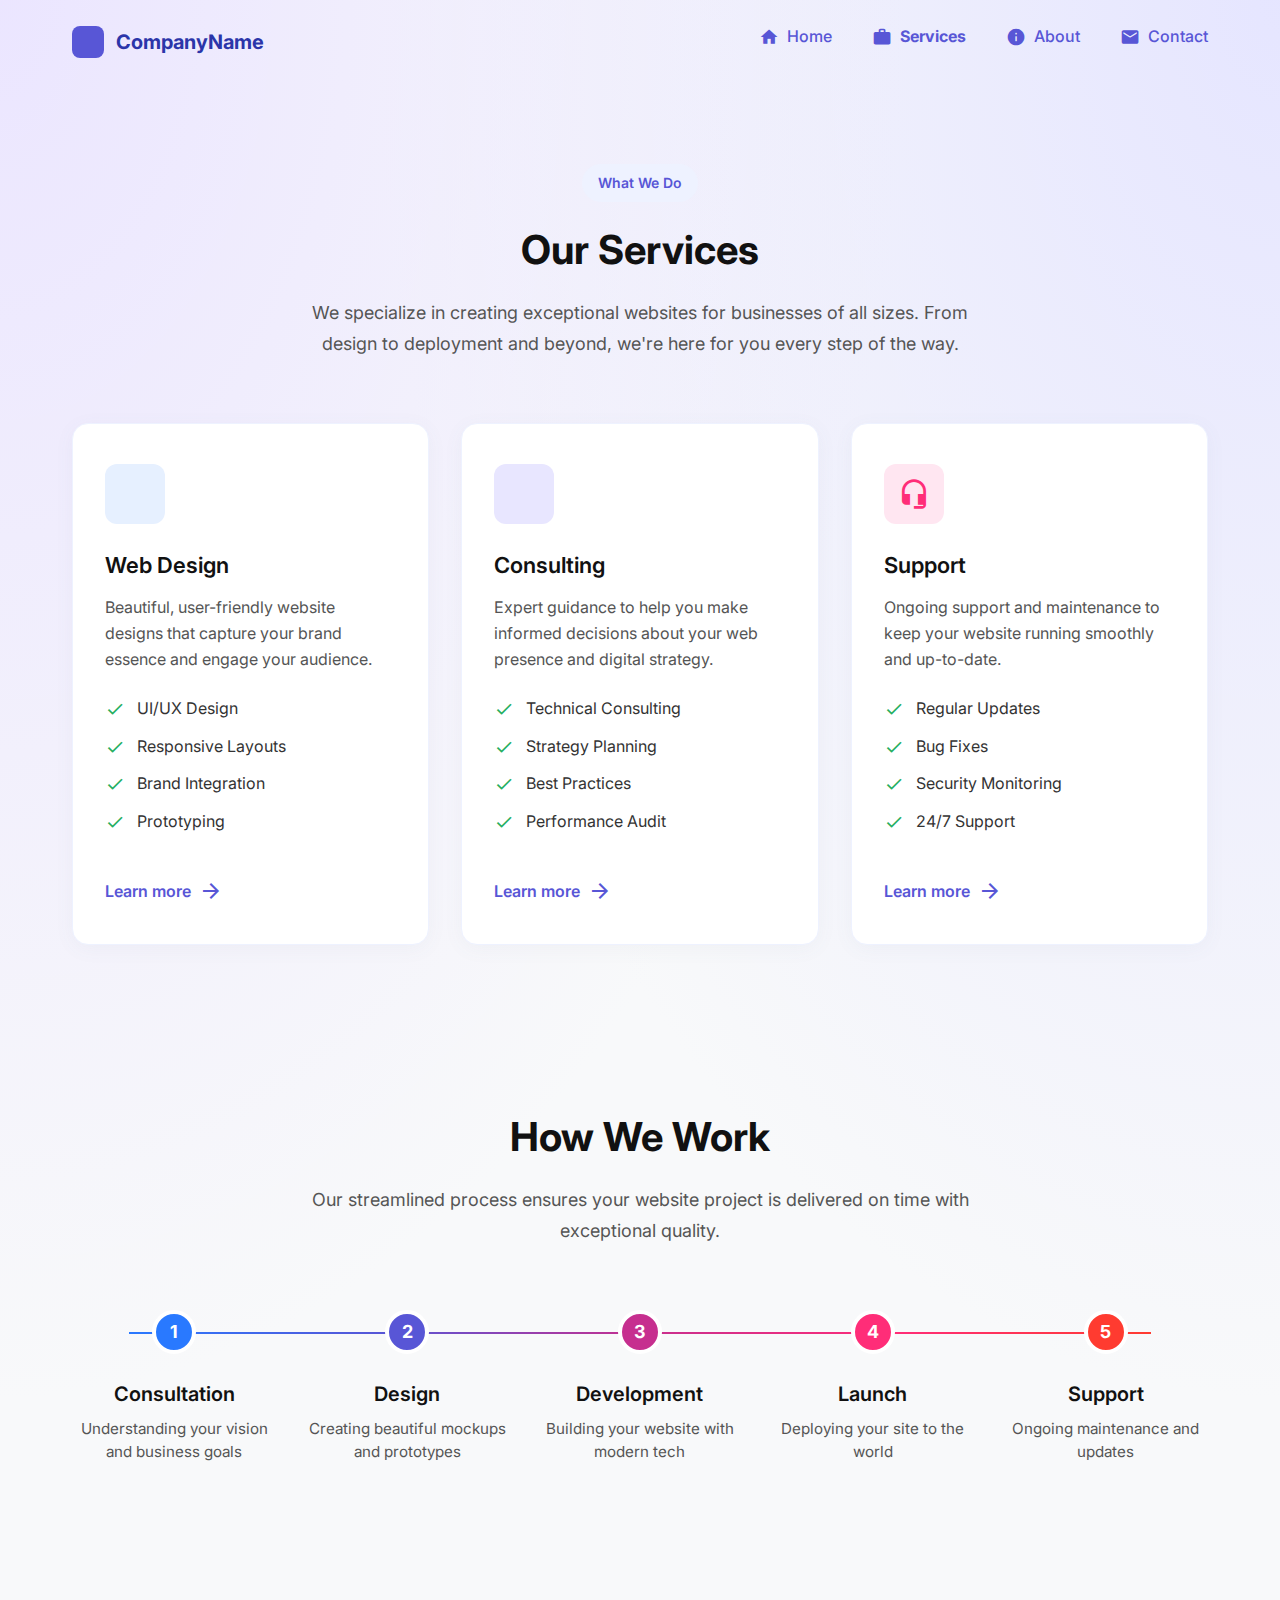
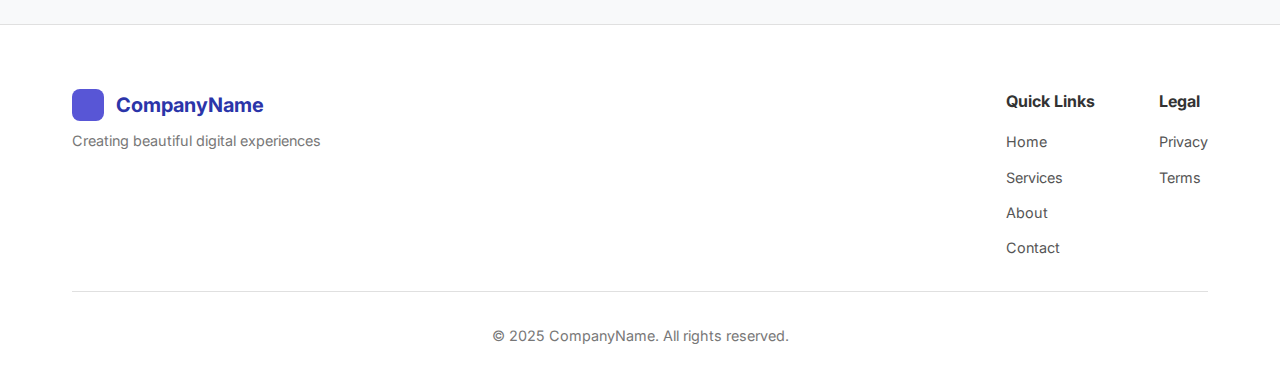
<file: Internal files/services.html>
<!DOCTYPE html>
<html lang="en">
<head>
    <meta charset="UTF-8">
    <meta name="viewport" content="width=device-width, initial-scale=1.0">
    <title>CompanyName - Services</title>
    
    <link rel="preconnect" href="https://fonts.googleapis.com">
    <link rel="preconnect" href="https://fonts.gstatic.com" crossorigin>
    <link href="https://fonts.googleapis.com/css2?family=Inter:wght@400;500;600;700&display=swap" rel="stylesheet">
    <link href="https://fonts.googleapis.com/icon?family=Material+Icons" rel="stylesheet">

    <link rel="stylesheet" href="style.css">
</head>
<body>
    <!--Navbar-->
    <header class="navbar">
        <div class="container">
            <a href="index.html" class="logo">
                <div class="logo-icon"></div>
                <span>CompanyName</span>
            </a>
            <nav>
                <ul class="nav-links">
                    <li>
                        <a href="index.html">
                            <i class="material-icons">home</i>
                            Home
                        </a>
                    </li>
                    <li>
                        <a href="services.html" class="active">
                            <i class="material-icons">work</i>
                            Services
                        </a>
                    </li>
                    <li>
                        <a href="#">
                            <i class="material-icons">info</i>
                            About
                        </a>
                    </li>
                    <li>
                        <a href="#">
                           <i class="material-icons">mail</i>
                            Contact
                        </a>
                    </li>
                </ul>
            </nav>
        </div>
    </header>

 
    <main>
        <section class="services-section section-padding">
            <div class="container">
                <div class="section-header">
                    <span class="header-pretitle">What We Do</span>
                    <h2 class="header-title">Our Services</h2>
                    <p class="header-subtitle">
                        We specialize in creating exceptional websites for businesses of all sizes. From design to deployment and beyond, we're here for you every step of the way.
                    </p>
                </div>

                <div class="service-cards-grid">
         
                    <div class="service-card">
                        <div class="service-icon-wrapper" style="--icon-bg: #e6f0ff; --icon-color: #2979ff;">
                            <i class="material-icons">draw</i>
                        </div>
                        <h3 class="service-title">Web Design</h3>
                        <p class="service-description">
                            Beautiful, user-friendly website designs that capture your brand essence and engage your audience.
                        </p>
                        <ul class="service-features">
                            <li><i class="material-icons">check</i>UI/UX Design</li>
                            <li><i class="material-icons">check</i>Responsive Layouts</li>
                            <li><i class="material-icons">check</i>Brand Integration</li>
                            <li><i class="material-icons">check</i>Prototyping</li>
                        </ul>
                        <a href="#" class="service-learn-more">
                            Learn more <i class="material-icons">arrow_forward</i>
                        </a>
                    </div>


                    <div class="service-card">
                        <div class="service-icon-wrapper" style="--icon-bg: #e8e6ff; --icon-color: #5856d6;">
                            <i class="material-icons">lightbulb</i>
                        </div>
                        <h3 class="service-title">Consulting</h3>
                        <p class="service-description">
                            Expert guidance to help you make informed decisions about your web presence and digital strategy.
                        </p>
                        <ul class="service-features">
                            <li><i class="material-icons">check</i>Technical Consulting</li>
                            <li><i class="material-icons">check</i>Strategy Planning</li>
                            <li><i class="material-icons">check</i>Best Practices</li>
                            <li><i class="material-icons">check</i>Performance Audit</li>
                        </ul>
                        <a href="#" class="service-learn-more">
                            Learn more <i class="material-icons">arrow_forward</i>
                        </a>
                    </div>


                    <div class="service-card">
                        <div class="service-icon-wrapper" style="--icon-bg: #ffe6f1; --icon-color: #ff2d78;">
                            <i class="material-icons">headset_mic</i>
                        </div>
                        <h3 class="service-title">Support</h3>
                        <p class="service-description">
                            Ongoing support and maintenance to keep your website running smoothly and up-to-date.
                        </p>
                        <ul class="service-features">
                            <li><i class="material-icons">check</i>Regular Updates</li>
                            <li><i class="material-icons">check</i>Bug Fixes</li>
                            <li><i class="material-icons">check</i>Security Monitoring</li>
                            <li><i class="material-icons">check</i>24/7 Support</li>
                        </ul>
                        <a href="#" class="service-learn-more">
                            Learn more <i class="material-icons">arrow_forward</i>
                        </a>
                    </div>
                </div>
            </div>
        </section>


        <section class="process-section section-padding">
            <div class="container">
                <div class="section-header">
                    <h2 class="header-title">How We Work</h2>
                    <p class="header-subtitle">
                        Our streamlined process ensures your website project is delivered on time with exceptional quality.
                    </p>
                </div>

                <div class="process-timeline">
                    <div class="process-step">
                        <div class="process-step-number" style="--step-bg: #2979ff;"><span>1</span></div>
                        <h3 class="process-step-title">Consultation</h3>
                        <p class="process-step-description">Understanding your vision and business goals</p>
                    </div>
                    <div class="process-step">
                        <div class="process-step-number" style="--step-bg: #5856d6;"><span>2</span></div>
                        <h3 class="process-step-title">Design</h3>
                        <p class="process-step-description">Creating beautiful mockups and prototypes</p>
                    </div>
                    <div class="process-step">
                        <div class="process-step-number" style="--step-bg: #c62f8f;"><span>3</span></div>
                        <h3 class="process-step-title">Development</h3>
                        <p class="process-step-description">Building your website with modern tech</p>
                    </div>
                    <div class="process-step">
                        <div class="process-step-number" style="--step-bg: #ff2d78;"><span>4</span></div>
                        <h3 class="process-step-title">Launch</h3>
                        <p class="process-step-description">Deploying your site to the world</p>
                    </div>
                    <div class="process-step">
                        <div class="process-step-number" style="--step-bg: #ff3b30;"><span>5</span></div>
                        <h3 class="process-step-title">Support</h3>
                        <p class="process-step-description">Ongoing maintenance and updates</p>
                    </div>
                </div>
            </div>
        </section>
    </main>

    <footer class="site-footer">
        <div class="container">
            <div class="footer-top">
                <div class="footer-brand">
                    <a href="#" class="logo">
                        <div class="logo-icon"></div>
                        <span>CompanyName</span>
                    </a>
                    <p class="footer-tagline">Creating beautiful digital experiences</p>
                </div>
                <div class="footer-links">
                    <div class="footer-link-group">
                        <h4>Quick Links</h4>
                        <ul>
                            <li><a href="index.html">Home</a></li>
                            <li><a href="services.html">Services</a></li>
                            <li><a href="#">About</a></li>
                            <li><a href="#">Contact</a></li>
                        </ul>
                    </div>
                    <div class="footer-link-group">
                        <h4>Legal</h4>
                        <ul>
                            <li><a href="#">Privacy</a></li>
                            <li><a href="#">Terms</a></li>
                        </ul>
                    </div>
                </div>
            </div>
            <div class="footer-bottom">
                <p>© 2025 CompanyName. All rights reserved.</p>
            </div>
        </div>
    </footer>

</body>
</html>
</file>
<file: Internal files/style.css>
* {
    margin: 0;
    padding: 0;
    box-sizing: border-box;
}

body {
    font-family: 'Inter', sans-serif;
    background-color: #f8f9fa; 
    background-image: radial-gradient(at 0% 0%, hsla(253, 100%, 95%, 1) 0px, transparent 50%),
    radial-gradient(at 100% 0%, hsla(240, 100%, 95%, 1) 0px, transparent 50%);
    color: #333;
    line-height: 1.6;
}

.container {
    max-width: 1200px;
    margin: 0 auto;
    padding: 0 2rem;
}


.section-padding {
    padding: 5rem 0;
}


.navbar {
    background-color: transparent;
    padding: 1.5rem 0;
}


.navbar .container {
    display: flex;
    justify-content: space-between;
    align-items: center;
}

.logo {
    display: flex;
    align-items: center;
    font-weight: 700;
    font-size: 1.25rem;
    color: #2b35a9; 
    text-decoration: none;
}

.logo-icon {
    width: 32px;
    height: 32px;
    background-color: #5856d6;
    border-radius: 8px;
    margin-right: 0.75rem;
}

.nav-links {
    display: flex;
    list-style: none;
    gap: 2.5rem;
}

.nav-links li a {
    display: flex;
    align-items: center;
    gap: 0.5rem;
    text-decoration: none;
    color: #5856d6;
    font-weight: 500;
    padding-bottom: 0.5rem;
    border-bottom: 2px solid transparent;
    transition: color 0.3s ease, border-color 0.3s ease, transform 0.3s ease;
    position: relative;
}

.nav-links li a:hover {
    color: #3c3ab8;
    transform: translateY(-2px);
}

.nav-links li a i {
    font-size: 20px;
    width: 20px;
    height: 20px;
    display: inline-flex;
    align-items: center;
    justify-content: center;
    line-height: 1;
    color: inherit;
    transition: transform 0.3s ease;
    vertical-align: middle;
}

.nav-links li a:hover i {
    transform: scale(1.1);
}


.nav-links li a.active {
    color: #5856d6;
    font-weight: 700;
}


.hero-section {
    
    padding: 4rem 0;
}

.hero-section .container {
    display: grid;
    grid-template-columns: 1fr 1fr;
    gap: 4rem;
    align-items: center;
}


.hero-content .badge {
    display: inline-flex;
    align-items: center;
    gap: 0.5rem;
    background-color: #eef2ff; 
    color: #5856d6;
    padding: 0.5rem 1rem;
    border-radius: 9999px; 
    font-weight: 500;
    font-size: 0.875rem;
}



.hero-content h1 {
    font-size: 3rem;
    font-weight: 700;
    color: #111;
    line-height: 1.2;
    margin-top: 1.5rem;
    margin-bottom: 1rem;
    max-width: 18ch; 
}

.hero-content .subtitle {
    font-size: 1.125rem;
    color: #555;
    max-width: 50ch; 
    margin-bottom: 2rem;
}

.button-group {
    display: flex;
    gap: 1rem;
}

.btn {
    display: inline-flex;
    align-items: center;
    justify-content: center;
    gap: 0.5rem;
    padding: 0.75rem 1.5rem;
    border-radius: 8px;
    font-weight: 600;
    font-size: 1rem;
    text-decoration: none;
    border: 2px solid transparent;
    transition: all 0.3s ease;
}

.btn-primary {
    background-color: #5856d6;
    color: #fff;
    box-shadow: 0 4px 12px rgba(88, 86, 214, 0.3);
}

.btn-primary:hover {
    background-color: #4a48b9;
    box-shadow: 0 6px 16px rgba(88, 86, 214, 0.4);
    transform: translateY(-2px);
}

.btn-secondary {
    background-color: #fff;
    color: #333;
    border: 2px solid #e0e0e0;
}

.btn-secondary:hover {
    background-color: #f8f8f8;
    border-color: #ccc;
    transform: translateY(-2px);
}


.hero-stats {
    display: flex;
    flex-direction: column;
    gap: 1.5rem;
}

.stat-card {
    display: flex;
    align-items: center;
    gap: 1.5rem;
    background-color: #ffffff;
    padding: 1.5rem;
    border-radius: 16px;
    box-shadow: 0 10px 30px rgba(101, 119, 134, 0.08);
    transition: transform 0.3s, box-shadow 0.3s;
}

.stat-card:hover {
    transform: translateY(-5px) scale(1.02);
    box-shadow: 0 15px 35px rgba(101, 119, 134, 0.12);
}

.stat-icon-wrapper {
    
    background-color: var(--icon-bg);
    color: var(--icon-color);
    width: 60px;
    height: 60px;
    border-radius: 12px;
    display: flex;
    align-items: center;
    justify-content: center;
    flex-shrink: 0; 
}

.stat-text h3 {
    font-size: 1.25rem;
    font-weight: 600;
    color: #111;
    margin-bottom: 0.25rem;
}

.stat-text p {
    font-size: 1rem;
    color: #555;
}

/* --- Features  --- */
.features-grid {
    display: grid;
    grid-template-columns: repeat(3, 1fr);
    gap: 2rem;
}

.feature-card {
    background-color: #ffffff;
    border: 1px solid #eef2ff;
    padding: 2.5rem 2rem;
    border-radius: 16px;
    transition: transform 0.3s, box-shadow 0.3s;
    box-shadow: 0 4px 20px rgba(101, 119, 134, 0.05);
}

.feature-card:hover {
    transform: translateY(-5px);
    box-shadow: 0 10px 30px rgba(101, 119, 134, 0.1);
}

.feature-icon-wrapper {
    background-color: var(--icon-bg);
    color: var(--icon-color);
    width: 50px;
    height: 50px;
    border-radius: 12px;
    display: flex;
    align-items: center;
    justify-content: center;
}

.feature-card .number {
    display: block;
    font-size: 0.875rem;
    font-weight: 600;
    color: #5856d6;
    margin-top: 1.5rem;
}

.feature-card h3 {
    font-size: 1.25rem;
    font-weight: 600;
    color: #111;
    margin-top: 0.5rem;
    margin-bottom: 0.75rem;
}

.feature-card p {
    font-size: 1rem;
    color: #555;
    line-height: 1.6;
}

/* About */
.about-section .container {
    display: grid;
    grid-template-columns: 1fr 1fr;
    gap: 4rem;
    align-items: center;
}

.about-content h2 {
    font-size: 2.25rem;
    font-weight: 700;
    color: #111;
    margin-bottom: 1rem;
    line-height: 1.3;
}

.about-content > p { 
    font-size: 1.125rem;
    color: #555;
    margin-bottom: 2.5rem;
    max-width: 55ch;
}

.about-list {
    list-style: none;
    display: flex;
    flex-direction: column;
    gap: 1.5rem;
}

.about-list-item {
    display: flex;
    align-items: flex-start;
    gap: 1rem;
}

.about-list-icon {
    flex-shrink: 0;
    width: 24px;
    height: 24px;
    border-radius: 50%;
    background-color: #eef2ff;
    color: #5856d6;
    display: flex;
    align-items: center;
    justify-content: center;
    padding: 4px; 
}

.about-list-icon svg {
    width: 100%;
    height: 100%;
}

.about-list-text h4 {
    font-size: 1.125rem;
    font-weight: 600;
    color: #111;
    margin-bottom: 0.25rem;
}

.about-list-text p {
    font-size: 1rem;
    color: #555;
}

.about-image-wrapper img {
    width: 100%;
    height: auto;
    border-radius: 16px;
    box-shadow: 0 15px 40px rgba(45, 62, 80, 0.15);
}


/*Footer*/
.site-footer {
    background-color: #ffffff;
    padding: 4rem 0 2rem;
    border-top: 1px solid #e0e0e0;
    font-size: 0.9rem;
    color: #555;
}

.footer-top {
    display: flex;
    justify-content: space-between;
    align-items: flex-start;
    padding-bottom: 2rem;
    margin-bottom: 2rem;
    border-bottom: 1px solid #e0e0e0;
}

.footer-brand .logo {
    margin-bottom: 0.5rem;
}

.footer-tagline {
    color: #777;
    font-size: 0.9rem;
}

.footer-links {
    display: flex;
    gap: 4rem;
}

.footer-link-group h4 {
    font-weight: 700;
    color: #333;
    margin-bottom: 1rem;
    font-size: 1rem;
}

.footer-link-group ul {
    list-style: none;
    display: flex;
    flex-direction: column;
    gap: 0.75rem;
}

.footer-link-group ul li a {
    text-decoration: none;
    color: #555;
    transition: color 0.3s;
}

.footer-link-group ul li a:hover {
    color: #5856d6;
}

.footer-bottom {
    text-align: center;
    color: #777;
}

@media (max-width: 768px) {
    .footer-top {
        flex-direction: column;
        align-items: center;
        text-align: center;
        gap: 2rem;
    }

    .footer-links {
        flex-direction: column;
        align-items: center;
        gap: 2rem;
        width: 100%;
    }

    .footer-link-group {
        width: 100%;
    }
}

/*Responsive Design*/
@media (max-width: 992px) {
    .hero-section .container {
        grid-template-columns: 1fr;
        gap: 3rem;
        padding-top: 2rem;
    }

    .hero-content {
        text-align: center;
    }

    .hero-content h1,
    .hero-content .subtitle {
        max-width: none;
        margin-left: auto;
        margin-right: auto;
    }

    .button-group {
        justify-content: center;
    }

    .hero-stats {
     
        flex-direction: row;
        justify-content: center;
        flex-wrap: wrap;
    }

    .stat-card {
        flex-basis: 300px; 
        flex-grow: 1;
    }

   
    .features-grid {
        grid-template-columns: 1fr; 
    }

    .about-section .container {
        grid-template-columns: 1fr; 
        gap: 3rem;
    }

    .about-content {
        text-align: center;
    }

    .about-content > p {
        margin-left: auto;
        margin-right: auto;
    }

    .about-list {
        text-align: left; 
        max-width: 500px;
        margin-left: auto;
        margin-right: auto;
    }

    .about-image-wrapper {
        order: -1; 
    }
}

@media (max-width: 768px) {

    .nav-links {

        display: none; 

    }

    .navbar .container {
        justify-content: space-between;
    }
    


    .hero-content h1 {
        font-size: 2.25rem;
    }

    .hero-content .subtitle {
        font-size: 1rem;
    }

    .button-group {
        flex-direction: column;
    }

    .btn {
        width: 100%;
    }

    .hero-stats {
        flex-direction: column;
        align-items: stretch;
    }


    .section-padding {
        padding: 3rem 0;
    }

    .feature-card {
        padding: 2rem 1.5rem;
    }

    .about-content h2 {
        font-size: 2rem;
    }
}

.pulsating-circle {
  position: relative;
  width: 10px;
  height: 10px;
}

.pulsating-circle::before {
  content: '';
  position: absolute;
  display: block;
  width: 300%;
  height: 300%;
  box-sizing: border-box;
  margin-left: -100%;
  margin-top: -100%;
  border-radius: 50%;
  background-color: #5856d6;
  animation: pulse-ring 1.25s cubic-bezier(0.215, 0.61, 0.355, 1) infinite;
}

.pulsating-circle::after {
  content: '';
  position: absolute;
  left: 0; 
  top: 0;
  display: block;
  width: 100%;
  height: 100%;
  background-color: white;
  border-radius: 50%;
  box-shadow: 0 0 8px rgba(0,0,0,.3);
  animation: pulse-dot 1.25s cubic-bezier(0.455, 0.03, 0.515, 0.955) -.4s infinite;
}

@keyframes pulse-ring {
  0% {
    transform: scale(.33);
  }
  80%, 100% {
    opacity: 0;
  }
}

@keyframes pulse-dot {
  0% {
    transform: scale(.8);
  }
  50% {
    transform: scale(1);
  }
  100% {
    transform: scale(.8);
  }
}

/* --- Services --- */
.section-header {
    text-align: center;
    margin-bottom: 4rem;
    max-width: 700px;
    margin-left: auto;
    margin-right: auto;
}

.header-pretitle {
    display: inline-block;
    background-color: #eef2ff;
    color: #5856d6;
    padding: 0.5rem 1rem;
    border-radius: 9999px;
    font-weight: 600;
    font-size: 0.875rem;
    margin-bottom: 1rem;
}

.header-title {
    font-size: 2.5rem;
    font-weight: 700;
    color: #111;
    margin-bottom: 1rem;
}

.header-subtitle {
    font-size: 1.125rem;
    color: #555;
    line-height: 1.7;
}

.service-cards-grid {
    display: grid;
    grid-template-columns: repeat(3, 1fr);
    gap: 2rem;
}

.service-card {
    background-color: #ffffff;
    border: 1px solid #eef2ff;
    padding: 2.5rem 2rem;
    border-radius: 16px;
    display: flex;
    flex-direction: column;
    box-shadow: 0 4px 20px rgba(101, 119, 134, 0.05);
    transition: transform 0.3s, box-shadow 0.3s;
}

.service-card:hover {
    transform: translateY(-8px);
    box-shadow: 0 12px 35px rgba(101, 119, 134, 0.12);
}

.service-icon-wrapper {
    background-color: var(--icon-bg);
    color: var(--icon-color);
    width: 60px;
    height: 60px;
    border-radius: 12px;
    display: flex;
    align-items: center;
    justify-content: center;
    margin-bottom: 1.5rem;
    flex-shrink: 0;
}

.service-icon-wrapper .material-icons {
    font-size: 32px;
}

.service-title {
    font-size: 1.375rem;
    font-weight: 600;
    color: #111;
    margin-bottom: 0.75rem;
}

.service-description {
    font-size: 1rem;
    color: #555;
    margin-bottom: 1.5rem;
    flex-grow: 1;
}

.service-features {
    list-style: none;
    margin-bottom: 2rem;
}

.service-features li {
    display: flex;
    align-items: center;
    gap: 0.75rem;
    color: #333;
    margin-bottom: 0.75rem;
}

.service-features .material-icons {
    color: #27ae60; 
    font-size: 20px;
}

.service-learn-more {
    display: inline-flex;
    align-items: center;
    gap: 0.5rem;
    color: #5856d6;
    font-weight: 600;
    text-decoration: none;
    margin-top: auto; 
    transition: transform 0.3s;
}

.service-learn-more:hover {
    transform: translateX(4px);
}

.service-learn-more .material-icons {
    transition: transform 0.3s;
}

/* --- Processes --- */
.process-section {
    background-color: transparent;
    margin-bottom: 5rem; 
}

.process-timeline {
    display: flex;
    justify-content: space-between;
    position: relative;
    margin-top: 4rem;
}

.process-timeline::before {
    content: '';
    position: absolute;
    top: 22px; 
    left: 5%;
    right: 5%;
    height: 2px;
    background: linear-gradient(to right, #2979ff, #5856d6, #c62f8f, #ff2d78, #ff3b30);
    z-index: 1;
}

.process-step {
    text-align: center;
    width: 18%;
    position: relative;
    z-index: 2;
}

.process-step-number {
    width: 44px;
    height: 44px;
    border-radius: 50%;
    background-color: var(--step-bg);
    color: white;
    display: inline-flex;
    align-items: center;
    justify-content: center;
    font-weight: 700;
    font-size: 1.125rem;
    margin-bottom: 1.5rem;
    border: 4px solid #ffffff; 
    transition: transform 0.3s;
}

.process-step:hover .process-step-number {
    transform: scale(1.1);
}

.process-step-title {
    font-size: 1.25rem;
    font-weight: 600;
    color: #111;
    margin-bottom: 0.5rem;
}

.process-step-description {
    font-size: 0.95rem;
    color: #555;
    line-height: 1.5;
}

@media (max-width: 992px) {
    .service-cards-grid {
        grid-template-columns: 1fr;
    }
}

@media (max-width: 768px) {
    .process-timeline {
        flex-direction: column;
        gap: 3rem;
        align-items: center;
    }

    .process-timeline::before {
        left: 50%;
        right: auto;
        top: 5%;
        bottom: 5%;
        width: 2px;
        height: 90%;
        transform: translateX(-50%);
    }

    .process-step {
        width: 80%;
        max-width: 300px;
    }
}
</file>
